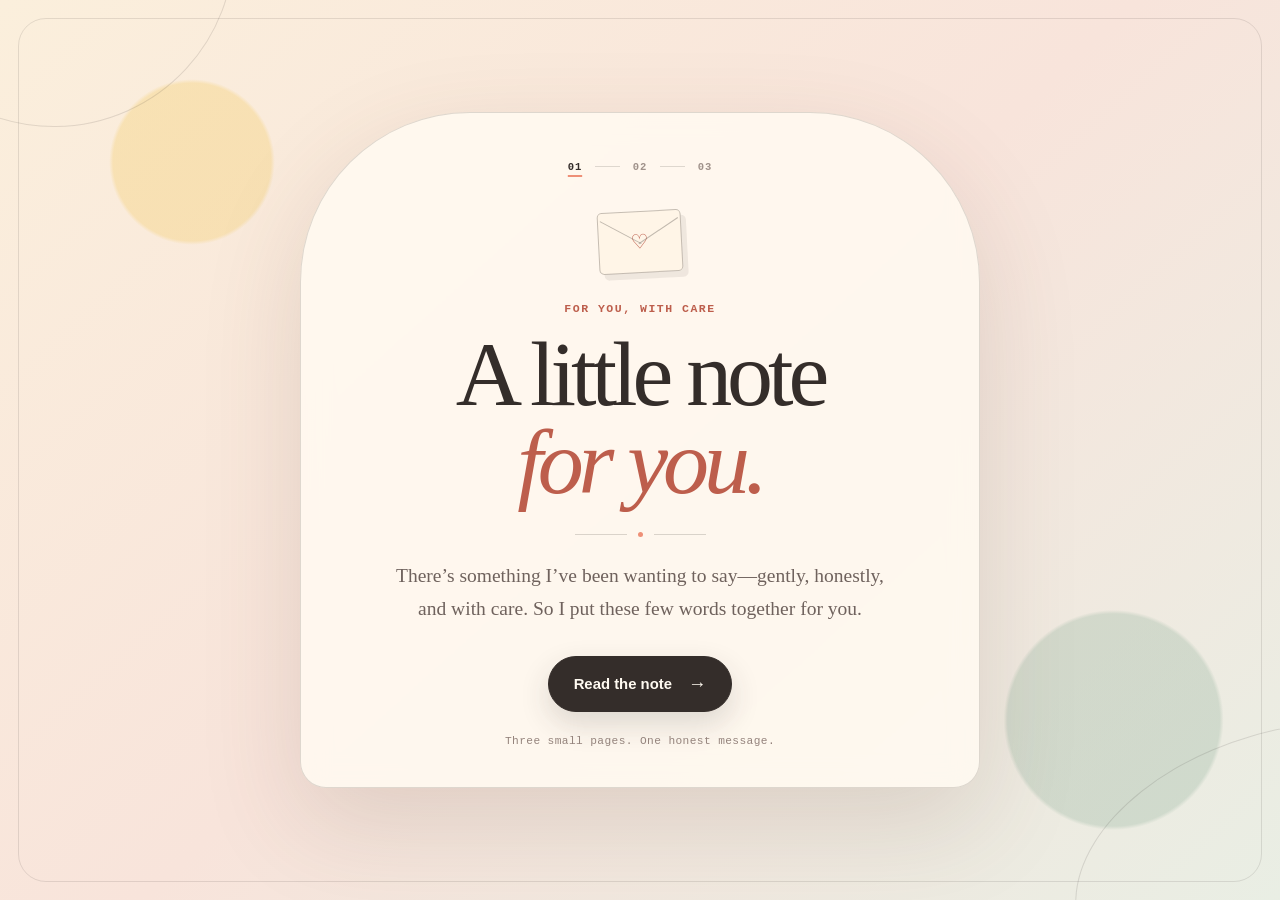
<file: docs/index.html>
<!doctype html>
<html lang="en">
  <head>
    <meta charset="utf-8" />
    <meta name="viewport" content="width=device-width, initial-scale=1" />
    <title>A Little Note for You</title>
    <meta name="description" content="The beginning of a small, sincere apology." />
    <meta property="og:title" content="A Little Note for You" />
    <meta property="og:description" content="Three small pages. One honest message." />
    <meta property="og:image" content="https://lusifer733866.github.io/classy-sorry-site/og.png" />
    <link rel="icon" href="./favicon.svg" />
    <link rel="stylesheet" href="./styles.css" />
  </head>
  <body>
    <main class="story-page entrance-page">
      <div class="ambient-shape shape-one" aria-hidden="true"></div>
      <div class="ambient-shape shape-two" aria-hidden="true"></div>

      <section class="story-card entrance-card" aria-labelledby="entrance-title">
        <nav class="story-progress" aria-label="Apology story progress">
          <span class="progress-dot active" aria-current="step">01</span>
          <span class="progress-line" aria-hidden="true"></span>
          <span class="progress-dot">02</span>
          <span class="progress-line" aria-hidden="true"></span>
          <span class="progress-dot">03</span>
        </nav>

        <div class="envelope-mark" aria-hidden="true"><span>♡</span></div>
        <p class="overline">for you, with care</p>
        <h1 id="entrance-title">A little note <em>for you.</em></h1>
        <div class="title-flourish" aria-hidden="true"><span></span><b></b><span></span></div>
        <p class="lead-copy">
          There’s something I’ve been wanting to say—gently, honestly, and with
          care. So I put these few words together for you.
        </p>

        <a class="primary-link" href="./flowers/">
          Read the note <span aria-hidden="true">→</span>
        </a>

        <p class="gentle-hint">Three small pages. One honest message.</p>
      </section>
    </main>
  </body>
</html>
</file>
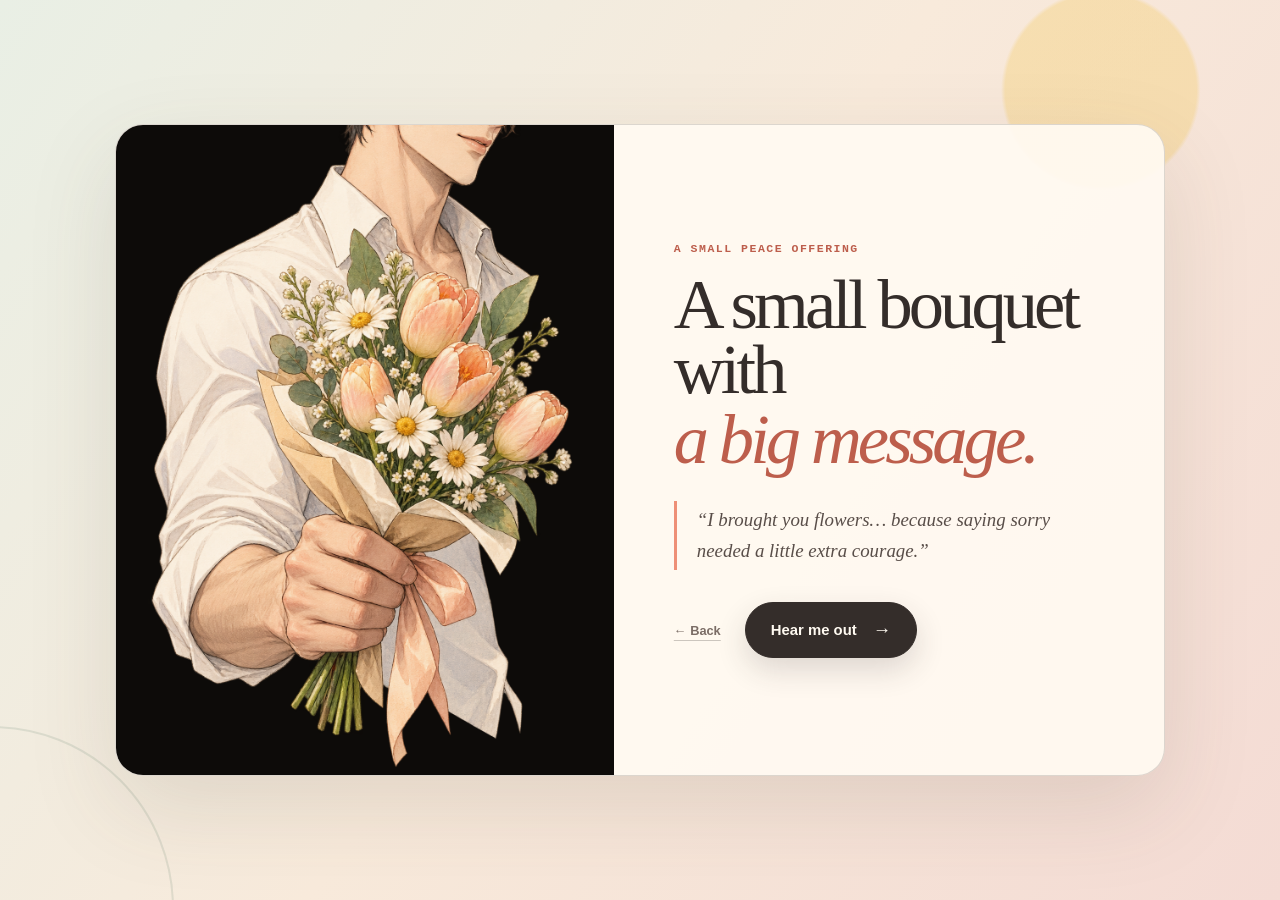
<file: docs/flowers/index.html>
<!doctype html>
<html lang="en">
  <head>
    <meta charset="utf-8" />
    <meta name="viewport" content="width=device-width, initial-scale=1" />
    <title>A Small Bouquet With a Big Message</title>
    <meta name="description" content="A small bouquet, offered with quiet courage and something sincere to say." />
    <link rel="icon" href="../favicon.svg" />
    <link rel="stylesheet" href="../styles.css" />
  </head>
  <body>
    <main class="story-page flowers-page">
      <section class="story-card bouquet-card" aria-labelledby="bouquet-title">
        <div class="bouquet-visual">
          <img
            class="bouquet-image"
            src="../anime-man-bouquet.png"
            alt="An adult anime man in a white shirt offering a bouquet of peach tulips and daisies"
          />
        </div>

        <div class="bouquet-copy">
          <p class="overline">a small peace offering</p>
          <h1 id="bouquet-title">A small bouquet with <em>a big message.</em></h1>
          <blockquote>
            “I brought you flowers… because saying sorry needed a little extra
            courage.”
          </blockquote>

          <div class="page-actions">
            <a class="text-link" href="../">← Back</a>
            <a class="primary-link" href="../sorry/">
              Hear me out <span aria-hidden="true">→</span>
            </a>
          </div>
        </div>
      </section>
    </main>
  </body>
</html>
</file>
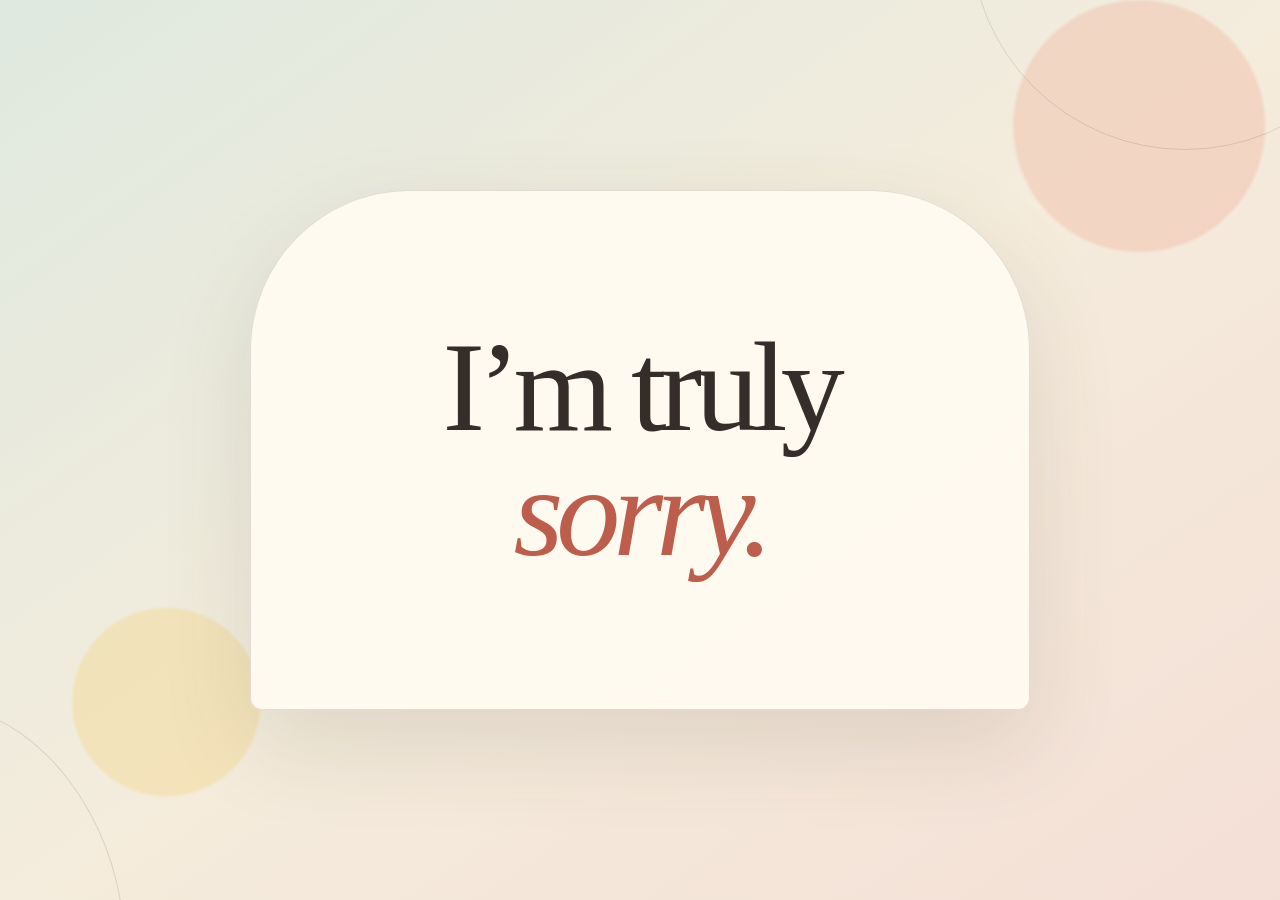
<file: docs/sorry/index.html>
<!doctype html>
<html lang="en">
  <head>
    <meta charset="utf-8" />
    <meta name="viewport" content="width=device-width, initial-scale=1" />
    <title>I’m Truly Sorry</title>
    <meta name="description" content="I’m truly sorry." />
    <link rel="icon" href="../favicon.svg" />
    <link rel="stylesheet" href="../styles.css" />
  </head>
  <body>
    <main class="story-page sorry-page">
      <div class="ambient-shape final-shape-one" aria-hidden="true"></div>
      <div class="ambient-shape final-shape-two" aria-hidden="true"></div>

      <section class="story-card sorry-only-card" aria-labelledby="sorry-title">
        <h1 id="sorry-title">I’m truly <em>sorry.</em></h1>
      </section>
    </main>
  </body>
</html>
</file>
<file: docs/styles.css>
:root {
  --font-geist-sans: Arial;
  --font-geist-mono: "Courier New";
  --ink: #342d2a;
  --muted-ink: #6f625d;
  --paper: #fffaf1;
  --paper-deep: #f8efdf;
  --peach: #ee9077;
  --peach-dark: #bd5e4c;
  --blush: #f6d7ce;
  --butter: #f4cf72;
  --sage: #9fbaa6;
  --sage-dark: #4f7260;
  --line: rgb(52 45 42 / 18%);
}

* {
  box-sizing: border-box;
}

html {
  min-height: 100%;
  background: var(--paper);
}

body {
  min-height: 100%;
  margin: 0;
  color: var(--ink);
  font-family: var(--font-geist-sans), Arial, sans-serif;
  text-rendering: optimizeLegibility;
}

a {
  color: inherit;
}

button {
  font: inherit;
}

.story-page {
  min-height: 100svh;
  position: relative;
  isolation: isolate;
  overflow: hidden;
  display: grid;
  place-items: center;
  padding: 48px 24px;
}

.story-card {
  position: relative;
  z-index: 2;
  animation: card-arrival 700ms cubic-bezier(0.2, 0.8, 0.2, 1) both;
}

.story-progress {
  display: flex;
  align-items: center;
  justify-content: center;
  gap: 10px;
  margin-bottom: 38px;
}

.progress-dot {
  min-width: 20px;
  color: #a0928b;
  font-family: var(--font-geist-mono), monospace;
  font-size: 0.66rem;
  font-weight: 650;
  letter-spacing: 0.08em;
}

.progress-dot.active {
  color: var(--ink);
  text-decoration: underline;
  text-decoration-color: var(--peach);
  text-decoration-thickness: 2px;
  text-underline-offset: 5px;
}

.progress-line {
  width: 25px;
  height: 1px;
  background: rgb(52 45 42 / 16%);
}

.overline {
  margin: 0 0 17px;
  color: var(--peach-dark);
  font-family: var(--font-geist-mono), monospace;
  font-size: 0.72rem;
  font-weight: 750;
  letter-spacing: 0.13em;
  text-transform: uppercase;
}

h1 {
  margin: 0;
  font-family: Georgia, "Times New Roman", serif;
  font-size: clamp(3rem, 8vw, 5.75rem);
  font-weight: 400;
  line-height: 0.93;
  letter-spacing: -0.055em;
}

h1 em {
  display: block;
  color: var(--peach-dark);
  font-weight: 400;
}

.primary-link {
  min-height: 56px;
  display: inline-flex;
  align-items: center;
  justify-content: center;
  gap: 16px;
  padding: 14px 25px;
  color: #fffaf1;
  background: var(--ink);
  border: 1px solid var(--ink);
  border-radius: 999px;
  box-shadow: 0 12px 30px rgb(52 45 42 / 16%);
  font-size: 0.93rem;
  font-weight: 750;
  text-decoration: none;
  transition: transform 170ms ease, box-shadow 170ms ease, background 170ms ease;
}

.primary-link span {
  font-size: 1.15rem;
  transition: transform 170ms ease;
}

.primary-link:hover {
  background: #4a3f3a;
  box-shadow: 0 16px 34px rgb(52 45 42 / 17%);
  transform: translateY(-2px);
}

.primary-link:hover span {
  transform: translateX(4px);
}

.primary-link:focus-visible,
.text-link:focus-visible {
  outline: 4px solid rgb(238 144 119 / 35%);
  outline-offset: 5px;
}

.ambient-shape {
  position: absolute;
  z-index: 0;
  border: 1px solid rgb(52 45 42 / 13%);
  pointer-events: none;
}

/* Page one */
.entrance-page {
  background:
    radial-gradient(circle at 15% 18%, rgb(244 207 114 / 38%) 0 6%, transparent 6.3%),
    radial-gradient(circle at 87% 80%, rgb(159 186 166 / 36%) 0 8%, transparent 8.3%),
    linear-gradient(138deg, #fbefdc 0%, #f8e4db 50%, #e9eee4 100%);
}

.entrance-page::before {
  content: "";
  position: absolute;
  inset: 18px;
  z-index: 0;
  border: 1px solid rgb(52 45 42 / 12%);
  border-radius: 28px;
  pointer-events: none;
}

.shape-one {
  width: 340px;
  height: 340px;
  top: -210px;
  left: -110px;
  border-radius: 46% 54% 61% 39%;
  transform: rotate(21deg);
}

.shape-two {
  width: 440px;
  height: 270px;
  right: -230px;
  bottom: -100px;
  border-radius: 50%;
  transform: rotate(-16deg);
}

.entrance-card {
  width: min(100%, 680px);
  padding: 48px 62px 40px;
  text-align: center;
  background: rgb(255 250 241 / 88%);
  border: 1px solid rgb(52 45 42 / 16%);
  border-radius: 170px 170px 26px 26px;
  box-shadow: 0 35px 100px rgb(92 69 57 / 15%);
  backdrop-filter: blur(14px);
}

.envelope-mark {
  width: 84px;
  height: 62px;
  position: relative;
  display: grid;
  place-items: center;
  margin: 0 auto 29px;
  color: var(--peach-dark);
  background: #fff5e7;
  border: 1px solid rgb(52 45 42 / 28%);
  border-radius: 5px;
  box-shadow: 5px 6px 0 rgb(52 45 42 / 8%);
  font-family: Georgia, serif;
  font-size: 1.25rem;
  transform: rotate(-3deg);
}

.envelope-mark::before,
.envelope-mark::after {
  content: "";
  position: absolute;
  top: 7px;
  width: 47px;
  height: 1px;
  background: rgb(52 45 42 / 30%);
}

.envelope-mark::before {
  left: 2px;
  transform: rotate(31deg);
  transform-origin: left;
}

.envelope-mark::after {
  right: 2px;
  transform: rotate(-31deg);
  transform-origin: right;
}

.entrance-card h1 em {
  margin-top: 3px;
}

.title-flourish {
  display: flex;
  align-items: center;
  justify-content: center;
  gap: 11px;
  margin: 26px 0 22px;
  color: var(--peach);
}

.title-flourish span {
  width: 52px;
  height: 1px;
  background: var(--line);
}

.title-flourish b {
  width: 5px;
  height: 5px;
  display: block;
  background: var(--peach);
  border-radius: 50%;
}

.lead-copy {
  max-width: 490px;
  margin: 0 auto 31px;
  color: var(--muted-ink);
  font-family: Georgia, "Times New Roman", serif;
  font-size: clamp(1.05rem, 2.3vw, 1.22rem);
  line-height: 1.7;
}

.gentle-hint {
  margin: 23px 0 0;
  color: #94837c;
  font-family: var(--font-geist-mono), monospace;
  font-size: 0.7rem;
  letter-spacing: 0.035em;
}

/* Page two */
.flowers-page {
  background:
    radial-gradient(circle at 86% 10%, rgb(244 207 114 / 40%) 0 7%, transparent 7.3%),
    linear-gradient(125deg, #e9efe5 0%, #f8eadb 49%, #f4dbd4 100%);
}

.flowers-page::after {
  content: "";
  width: 360px;
  height: 360px;
  position: absolute;
  left: -190px;
  bottom: -190px;
  border: 2px solid rgb(79 114 96 / 14%);
  border-radius: 50%;
}

.bouquet-card {
  width: min(100%, 1050px);
  min-height: 650px;
  display: grid;
  grid-template-columns: minmax(360px, 0.95fr) minmax(400px, 1.05fr);
  overflow: hidden;
  background: rgb(255 250 241 / 93%);
  border: 1px solid rgb(52 45 42 / 17%);
  border-radius: 28px;
  box-shadow: 0 32px 90px rgb(78 67 54 / 13%);
}

.bouquet-visual {
  min-height: 650px;
  position: relative;
  isolation: isolate;
  overflow: hidden;
  background: #0d0b09;
}

.bouquet-image {
  width: 100%;
  height: 100%;
  position: absolute;
  inset: 0;
  z-index: 1;
  display: block;
  object-fit: contain;
  object-position: center;
}

.bouquet-copy {
  display: flex;
  flex-direction: column;
  justify-content: center;
  padding: 54px 60px;
}

.bouquet-copy h1 {
  max-width: 470px;
  font-size: clamp(3rem, 5.5vw, 5rem);
}

.bouquet-copy h1 em {
  margin-top: 4px;
}

.bouquet-copy blockquote {
  position: relative;
  margin: 29px 0 32px;
  padding: 4px 0 4px 20px;
  color: #594e49;
  border-left: 3px solid var(--peach);
  font-family: Georgia, "Times New Roman", serif;
  font-size: clamp(1.03rem, 2vw, 1.18rem);
  font-style: italic;
  line-height: 1.62;
}

.page-actions {
  display: flex;
  align-items: center;
  gap: 24px;
}

.text-link {
  color: #7b6d66;
  font-size: 0.8rem;
  font-weight: 700;
  text-decoration-color: rgb(52 45 42 / 25%);
  text-underline-offset: 5px;
}

/* Page three */
.sorry-page {
  background:
    radial-gradient(circle at 13% 78%, rgb(244 207 114 / 32%) 0 7%, transparent 7.3%),
    radial-gradient(circle at 89% 14%, rgb(238 144 119 / 24%) 0 9%, transparent 9.3%),
    linear-gradient(145deg, #dfe9df 0%, #f4ecdc 51%, #f4dfd6 100%);
}

.final-shape-one {
  width: 430px;
  height: 430px;
  top: -280px;
  right: -120px;
  border-radius: 50%;
}

.final-shape-two {
  width: 270px;
  height: 390px;
  left: -155px;
  bottom: -190px;
  border-radius: 50%;
  transform: rotate(-21deg);
}

.sorry-only-card {
  width: min(100%, 780px);
  min-height: min(520px, 72vh);
  display: grid;
  place-items: center;
  padding: 64px;
  text-align: center;
  background: rgb(255 250 241 / 96%);
  border: 1px solid rgb(52 45 42 / 14%);
  border-radius: 160px 160px 12px 12px;
  box-shadow: 0 34px 90px rgb(78 67 54 / 13%);
  backdrop-filter: blur(12px);
}

.sorry-only-card h1 {
  font-size: clamp(4.2rem, 10vw, 8.5rem);
  line-height: 0.9;
}

.sorry-only-card h1 em {
  display: block;
  margin-top: 0.08em;
}

@keyframes card-arrival {
  from {
    opacity: 0;
    transform: translateY(18px);
  }
  to {
    opacity: 1;
    transform: translateY(0);
  }
}

@media (max-width: 850px) {
  .bouquet-card {
    width: min(100%, 650px);
    grid-template-columns: 1fr;
  }

  .bouquet-visual {
    min-height: min(90vw, 780px);
  }

  .bouquet-copy {
    padding: 45px 46px 50px;
  }

}

@media (max-width: 600px) {
  .story-page {
    padding: 24px 15px;
  }

  h1,
  .bouquet-copy h1 {
    font-size: clamp(2.65rem, 13.5vw, 3.9rem);
    line-height: 0.99;
  }

  .story-progress {
    margin-bottom: 28px;
  }

  .progress-dot {
    min-width: 19px;
  }

  .progress-line {
    width: 25px;
  }

  .entrance-page::before {
    inset: 9px;
    border-radius: 20px;
  }

  .entrance-card {
    padding: 39px 25px 31px;
    border-radius: 110px 110px 22px 22px;
  }

  .envelope-mark {
    width: 73px;
    height: 54px;
    margin-bottom: 24px;
  }

  .lead-copy {
    line-height: 1.62;
  }

  .bouquet-card {
    border-radius: 20px;
  }

  .bouquet-visual {
    min-height: clamp(500px, 145vw, 780px);
  }

  .bouquet-copy {
    padding: 38px 25px 41px;
  }

  .bouquet-copy blockquote {
    margin-top: 24px;
  }

  .page-actions {
    align-items: stretch;
    flex-direction: column-reverse;
    gap: 18px;
  }

  .page-actions .primary-link {
    width: 100%;
  }

  .text-link {
    align-self: center;
  }

  .sorry-only-card {
    min-height: min(440px, 68vh);
    padding: 42px 24px;
    border-radius: 105px 105px 10px 10px;
    box-shadow: 0 25px 60px rgb(78 67 54 / 12%);
  }

  .sorry-only-card h1 {
    font-size: clamp(3.5rem, 17vw, 5.4rem);
  }
}

@media (prefers-reduced-motion: reduce) {
  .story-card {
    animation: none;
  }

  .primary-link,
  .primary-link span {
    transition: none;
  }

}
</file>
